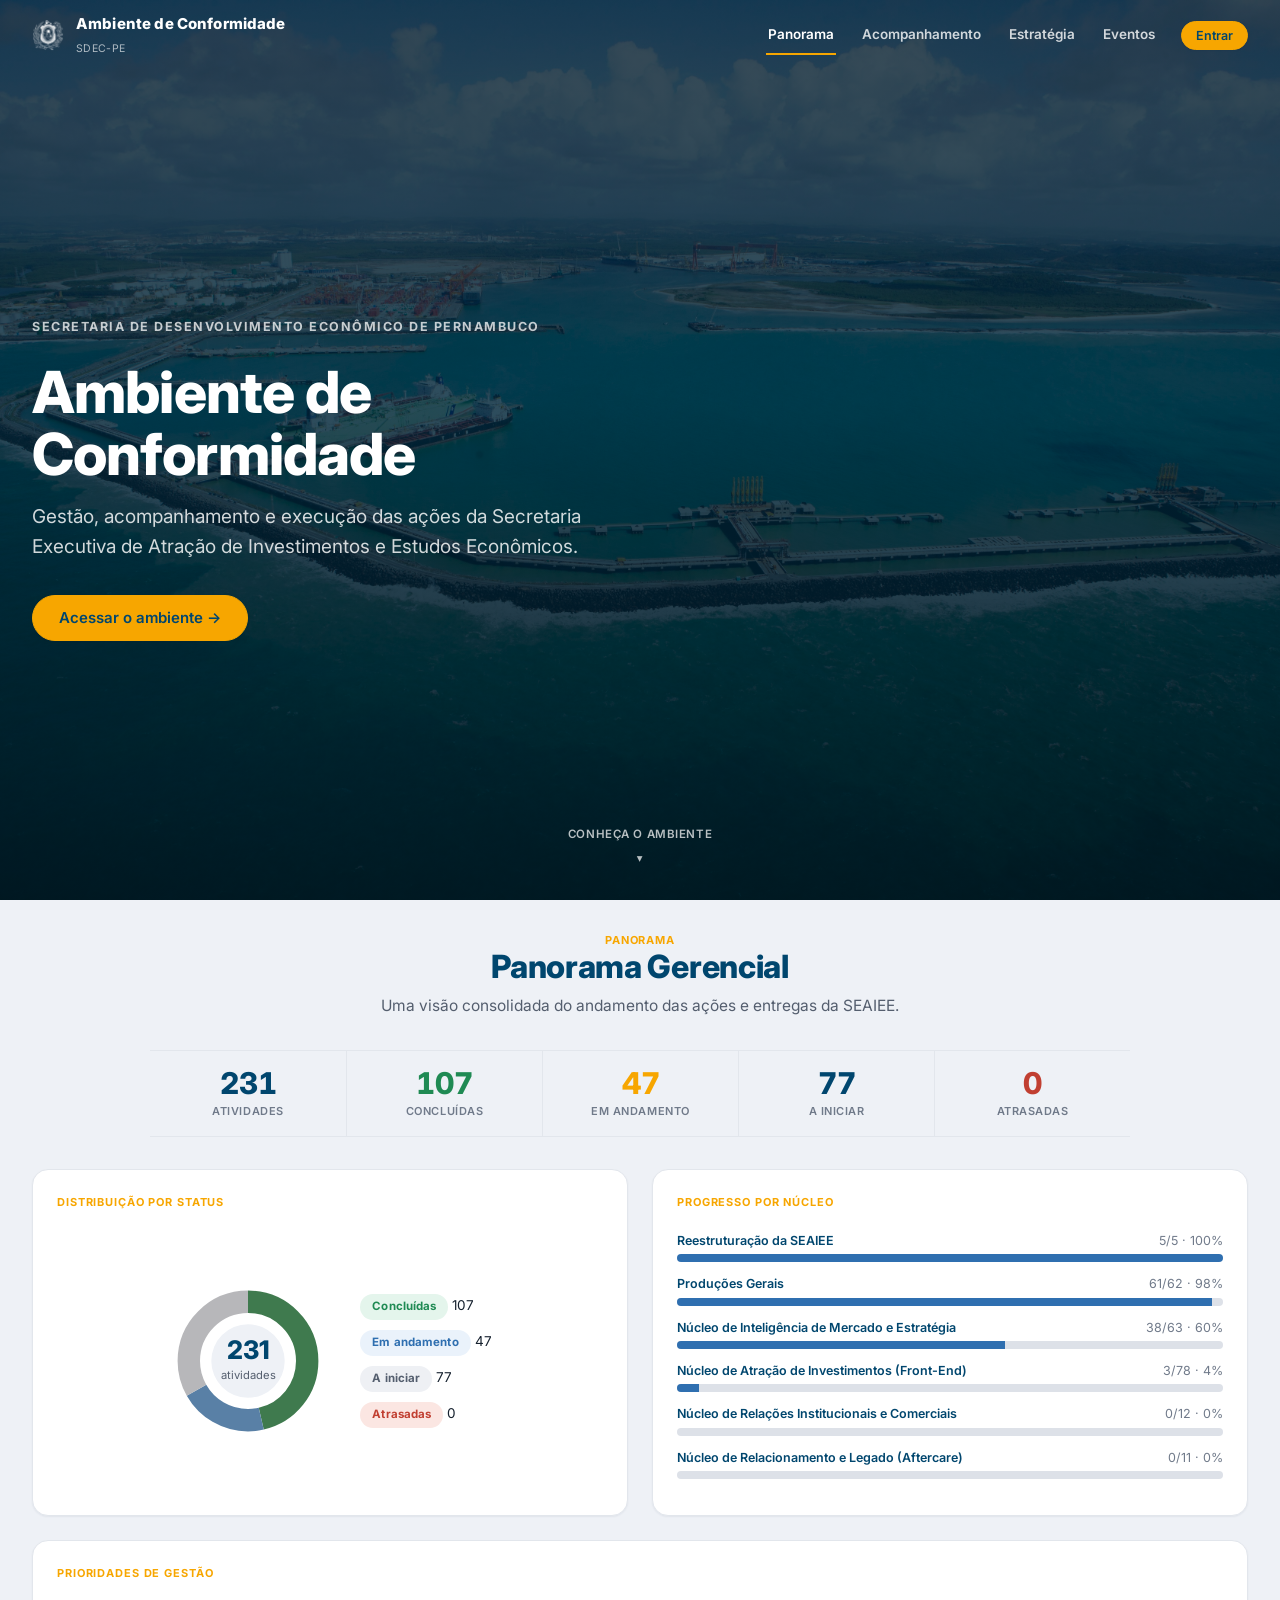
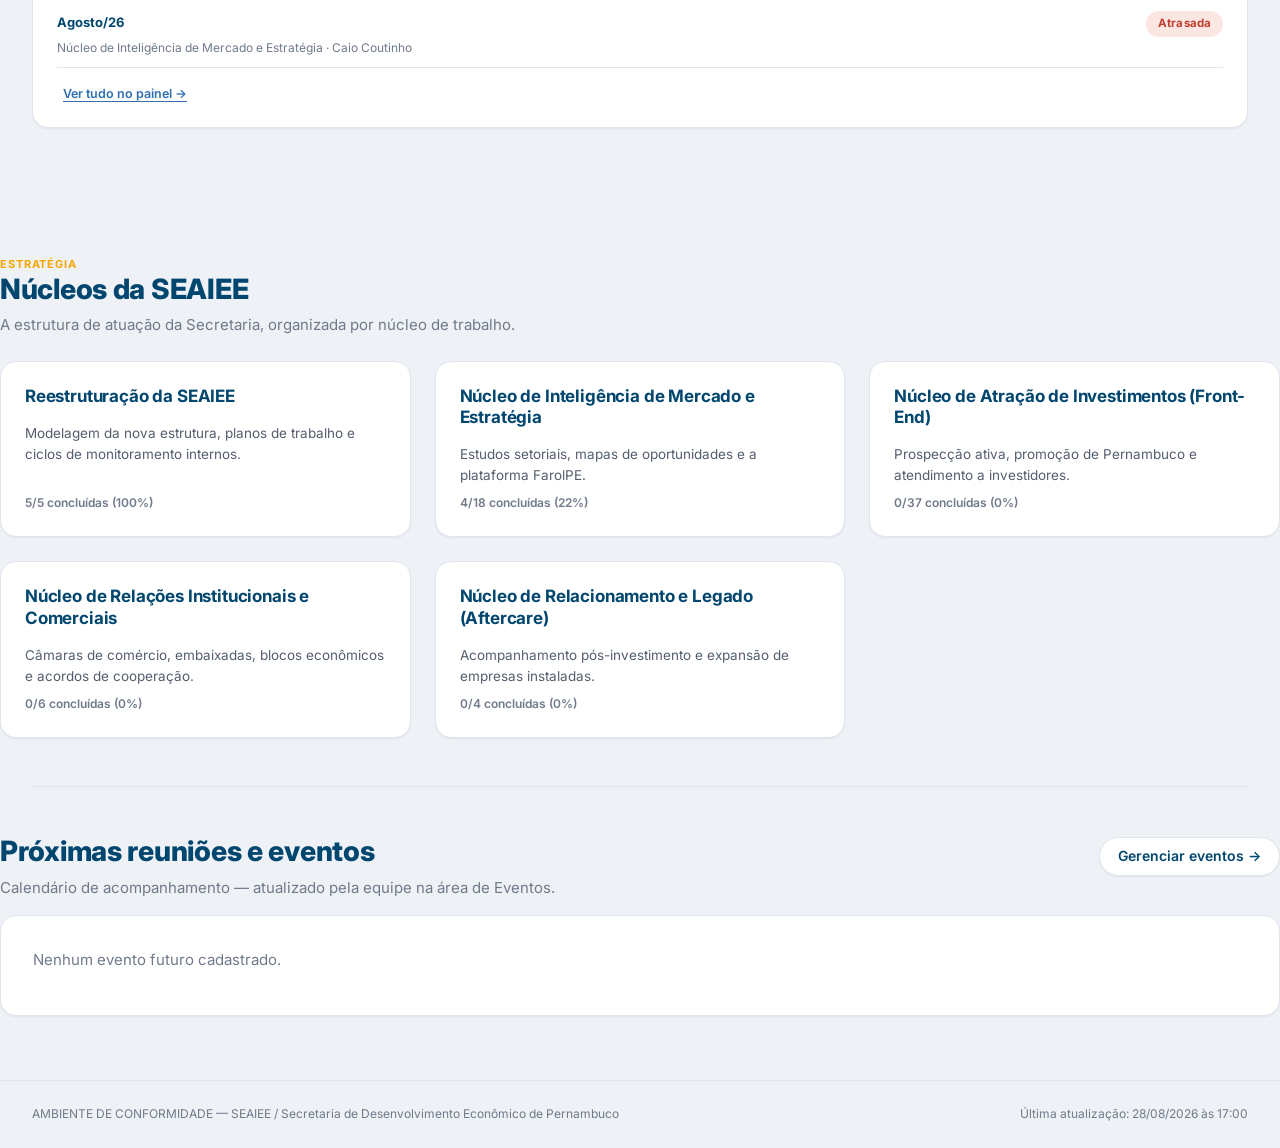
<file: index.html>
<!DOCTYPE html>
<html lang="pt-BR">
<head>
<meta charset="UTF-8">
<meta name="viewport" content="width=device-width, initial-scale=1.0">
<title>Ambiente de Conformidade — SEAIEE / SDEC-PE</title>
<link rel="stylesheet" href="assets/styles.css?v=4">
</head>
<body>

<header class="nav" id="site-nav"></header>

<section class="hero-cover" id="heroCover">
  <img class="hero-bg" src="assets/suape.jpg" alt="" onerror="this.style.display='none';document.getElementById('heroCover').classList.add('no-image');">
  <div class="hero-scrim"></div>
  <div class="hero-cover-content">
    <span class="hero-eyebrow hero-anim d1">Secretaria de Desenvolvimento Econômico de Pernambuco</span>
    <h1 class="hero-anim d2"><span>Ambiente de Conformidade</span></h1>
    <p class="lede hero-anim d3">Gestão, acompanhamento e execução das ações da Secretaria Executiva de Atração de Investimentos e Estudos Econômicos.</p>
    <div class="hero-anim d4">
      <a href="painel.html" class="btn hero-cta">Acessar o ambiente →</a>
    </div>
  </div>
  <a href="#panorama" class="scroll-cue">Conheça o ambiente<span class="chev">▾</span></a>
</section>

<section class="panorama-section" id="panorama" style="scroll-margin-top:70px;">
  <div class="wrap">
    <div class="panorama-head reveal">
      <div class="card-kicker">Panorama</div>
      <h2>Panorama Gerencial</h2>
      <p>Uma visão consolidada do andamento das ações e entregas da SEAIEE.</p>
    </div>

    <div class="stat-strip reveal" id="statStrip"></div>

    <div class="panorama-grid">
      <div class="card panorama-panel reveal">
        <div class="card-kicker">Distribuição por status</div>
        <div id="donutWrap" style="flex:1;display:flex;align-items:center;justify-content:center;gap:var(--space-8);flex-wrap:wrap;min-height:170px;"></div>
      </div>
      <div class="card panorama-panel reveal">
        <div class="card-kicker">Progresso por núcleo</div>
        <div id="nucleoBars"></div>
      </div>
      <div class="card panorama-panel panorama-panel-wide reveal">
        <div class="card-kicker">Prioridades de gestão</div>
        <div id="prioridadesList"></div>
        <a href="painel.html" class="btn-ghost" style="font-size:12.5px;font-weight:600;margin-top:var(--space-2);display:inline-block;">Ver tudo no painel →</a>
      </div>
    </div>
  </div>
</section>

<section class="wrap" id="nucleos" style="padding:var(--space-8) 0;scroll-margin-top:70px;">
  <div class="reveal">
    <div class="card-kicker">Estratégia</div>
    <h2 style="margin-bottom:var(--space-2);">Núcleos da SEAIEE</h2>
    <p class="text-muted" style="margin-bottom:var(--space-6);max-width:640px;">A estrutura de atuação da Secretaria, organizada por núcleo de trabalho.</p>
  </div>
  <div id="nucleoCards" class="grid3 reveal" style="gap:var(--space-6);"></div>
</section>

<div class="wrap"><hr class="hr"></div>

<section class="wrap" id="agenda" style="padding:var(--space-8) 0;">
  <div class="reveal" style="display:flex;justify-content:space-between;align-items:baseline;margin-bottom:var(--space-4);flex-wrap:wrap;gap:var(--space-3);">
    <div>
      <h2 style="">Próximas reuniões e eventos</h2>
      <p class="text-muted" style="margin:0;">Calendário de acompanhamento — atualizado pela equipe na área de Eventos.</p>
    </div>
    <a href="eventos.html" class="btn btn-secondary">Gerenciar eventos →</a>
  </div>
  <div class="card reveal" style="padding:var(--space-4);">
    <div id="agendaList"></div>
  </div>
</section>

<footer class="site-foot" id="site-foot"></footer>
<div class="toast" id="toast"></div>

<script src="assets/data.js?v=4"></script>
<script src="assets/data-producao.js?v=4"></script>
<script src="assets/common.js?v=4"></script>
<script>
renderNav('panorama', {overlay:true});
renderFooter();

function renderStatStrip(){
  var rows = collectAllRows();
  var k = computeKpis(rows);
  var stats = [
    [k.total, 'Atividades', ''],
    [k.done, 'Concluídas', 'good'],
    [k.progress, 'Em andamento', 'warn'],
    [k.todo, 'A iniciar', ''],
    [k.late, 'Atrasadas', 'bad']
  ];
  document.getElementById('statStrip').innerHTML = stats.map(function(s){
    return '<div class="stat '+s[2]+'"><div class="n">'+s[0]+'</div><div class="l">'+esc(s[1])+'</div></div>';
  }).join('');
}

function renderStatusDonut(){
  var rows = collectAllRows();
  var k = computeKpis(rows);
  document.getElementById('donutWrap').innerHTML = donutSvg(k, 160)
    + '<div style="display:flex;flex-direction:column;gap:10px;font-size:13.5px;">'
    + '<div><span class="tag tag-good">Concluídas</span> '+k.done+'</div>'
    + '<div><span class="tag tag-accent">Em andamento</span> '+k.progress+'</div>'
    + '<div><span class="tag tag-neutral">A iniciar</span> '+k.todo+'</div>'
    + '<div><span class="tag tag-bad">Atrasadas</span> '+k.late+'</div>'
    + '</div>';
}

function renderNucleoBars(){
  var stats = computeByNucleo('interno').concat(computeByNucleo('producao'));
  var byName = {};
  stats.forEach(function(s){
    if(!byName[s.nome]) byName[s.nome] = {nome:s.nome, total:0, done:0};
    byName[s.nome].total += s.total; byName[s.nome].done += s.done;
  });
  var merged = Object.keys(byName).map(function(k2){ var o=byName[k2]; o.pct = o.total?Math.round(o.done/o.total*100):0; return o; })
    .sort(function(a,b){ return b.pct-a.pct; });
  document.getElementById('nucleoBars').innerHTML = merged.map(function(n){
    return '<div style="margin-bottom:12px;">'
      + '<div style="display:flex;justify-content:space-between;gap:8px;font-size:12.5px;margin-bottom:4px;">'
      +   '<span style="color:var(--color-navy);font-weight:600;white-space:nowrap;overflow:hidden;text-overflow:ellipsis;" title="'+esc(n.nome)+'">'+esc(n.nome)+'</span>'
      +   '<span style="color:var(--color-neutral-600);flex:none;">'+n.done+'/'+n.total+' · '+n.pct+'%</span>'
      + '</div>'
      + '<div style="background:var(--color-neutral-300);height:8px;border-radius:4px;overflow:hidden;"><div class="bar-fill" data-target="'+n.pct+'"></div></div>'
      + '</div>';
  }).join('');
}

function renderPrioridades(){
  var rows = collectAllRows();
  var list = computeAttentionList(rows).slice(0,5);
  var el = document.getElementById('prioridadesList');
  if(list.length===0){ el.innerHTML = '<p class="text-muted" style="margin:0;">Nenhum item em atraso no momento.</p>'; return; }
  el.innerHTML = list.map(function(a){
    return '<div style="padding:9px 0;border-bottom:1px solid var(--color-divider);">'
      + '<div style="display:flex;justify-content:space-between;gap:8px;align-items:baseline;">'
      +   '<strong style="font-size:13px;color:var(--color-navy);">'+esc(a.r.f.nome)+'</strong>'
      +   '<span class="tag tag-bad" style="flex:none;">Atrasada</span>'
      + '</div>'
      + '<div style="font-size:12px;color:var(--color-neutral-600);margin-top:2px;">'+esc(a.r.nucleoNome)+' · '+esc(a.r.f.responsavel||'—')+'</div>'
      + '</div>';
  }).join('');
}

function renderNucleoCards(){
  var descs = {
    "Reestruturação da SEAIEE": "Modelagem da nova estrutura, planos de trabalho e ciclos de monitoramento internos.",
    "Núcleo de Inteligência de Mercado e Estratégia": "Estudos setoriais, mapas de oportunidades e a plataforma FarolPE.",
    "Núcleo de Atração de Investimentos (Front-End)": "Prospecção ativa, promoção de Pernambuco e atendimento a investidores.",
    "Núcleo de Relações Institucionais e Comerciais": "Câmaras de comércio, embaixadas, blocos econômicos e acordos de cooperação.",
    "Núcleo de Relacionamento e Legado (Aftercare)": "Acompanhamento pós-investimento e expansão de empresas instaladas.",
    "Núcleo de Suporte e Facilitação": "Facilitação de processos e apoio junto a órgãos públicos.",
    "Núcleo de Acompanhamento de Programas e Projetos": "Pipeline de investimentos e acompanhamento de projetos em curso."
  };
  var stats = computeByNucleo('interno');
  document.getElementById('nucleoCards').innerHTML = stats.map(function(n){
    return '<div class="card" style="padding:var(--space-6);">'
      + '<h3 class="card-title" style="font-size:17px;">'+esc(n.nome)+'</h3>'
      + '<p class="card-body">'+esc(descs[n.nome]||'')+'</p>'
      + '<div class="card-meta">'+n.done+'/'+n.total+' concluídas ('+n.pct+'%)</div>'
      + '</div>';
  }).join('');
}

function renderAgenda(list){
  var hoje = new Date(); hoje.setHours(0,0,0,0);
  var meetings = list.filter(function(m){ var d=parseISODate(m.data); return d && d >= hoje; })
    .sort(function(a,b){ return parseISODate(a.data)-parseISODate(b.data); }).slice(0,8);
  var el = document.getElementById('agendaList');
  if(meetings.length===0){ el.innerHTML = '<p class="text-muted" style="padding:var(--space-4);">Nenhum evento futuro cadastrado.</p>'; return; }
  el.innerHTML = meetings.map(function(m){
    var d = parseISODate(m.data);
    return '<div class="agenda-item">'
      + '<div class="agenda-date"><div class="d">'+d.getDate()+'</div><div class="m">'+MONTHS_SHORT[d.getMonth()]+'</div></div>'
      + '<div><div class="agenda-title">'+esc(m.titulo)+'</div><div class="agenda-meta">'+esc(m.hora||'')+' · '+esc(m.local||'')+' · '+esc(m.nucleo||'')+'</div></div>'
      + '<span class="tag '+(m.status==='CONCLUÍDA'?'tag-good':m.status==='CANCELADA'?'tag-neutral':'tag-accent')+'">'+esc(m.status)+'</span>'
      + '</div>';
  }).join('');
}

function animateBars(container){
  Array.prototype.forEach.call(container.querySelectorAll('.bar-fill[data-target]'), function(el){
    var t = el.getAttribute('data-target');
    requestAnimationFrame(function(){ requestAnimationFrame(function(){ el.style.width = t+'%'; }); });
  });
}

function setupReveal(){
  var targets = document.querySelectorAll('.reveal');
  var panorama = document.getElementById('panorama');
  var barsAnimated = false;
  function maybeAnimateBars(el){
    if(barsAnimated) return;
    if(panorama.contains(el)){ barsAnimated = true; animateBars(panorama); }
  }
  if(!('IntersectionObserver' in window)){
    Array.prototype.forEach.call(targets, function(t){ t.classList.add('in-view'); });
    animateBars(panorama);
    return;
  }
  var io = new IntersectionObserver(function(entries){
    entries.forEach(function(entry){
      if(!entry.isIntersecting) return;
      entry.target.classList.add('in-view');
      maybeAnimateBars(entry.target);
      io.unobserve(entry.target);
    });
  }, {threshold:0.15});
  Array.prototype.forEach.call(targets, function(t){ io.observe(t); });
}

initData(function(){
  renderStatStrip();
  renderStatusDonut();
  renderNucleoBars();
  renderPrioridades();
  renderNucleoCards();
  setupReveal();
});
fetchMeetings(renderAgenda);
</script>
</body>
</html>
</file>
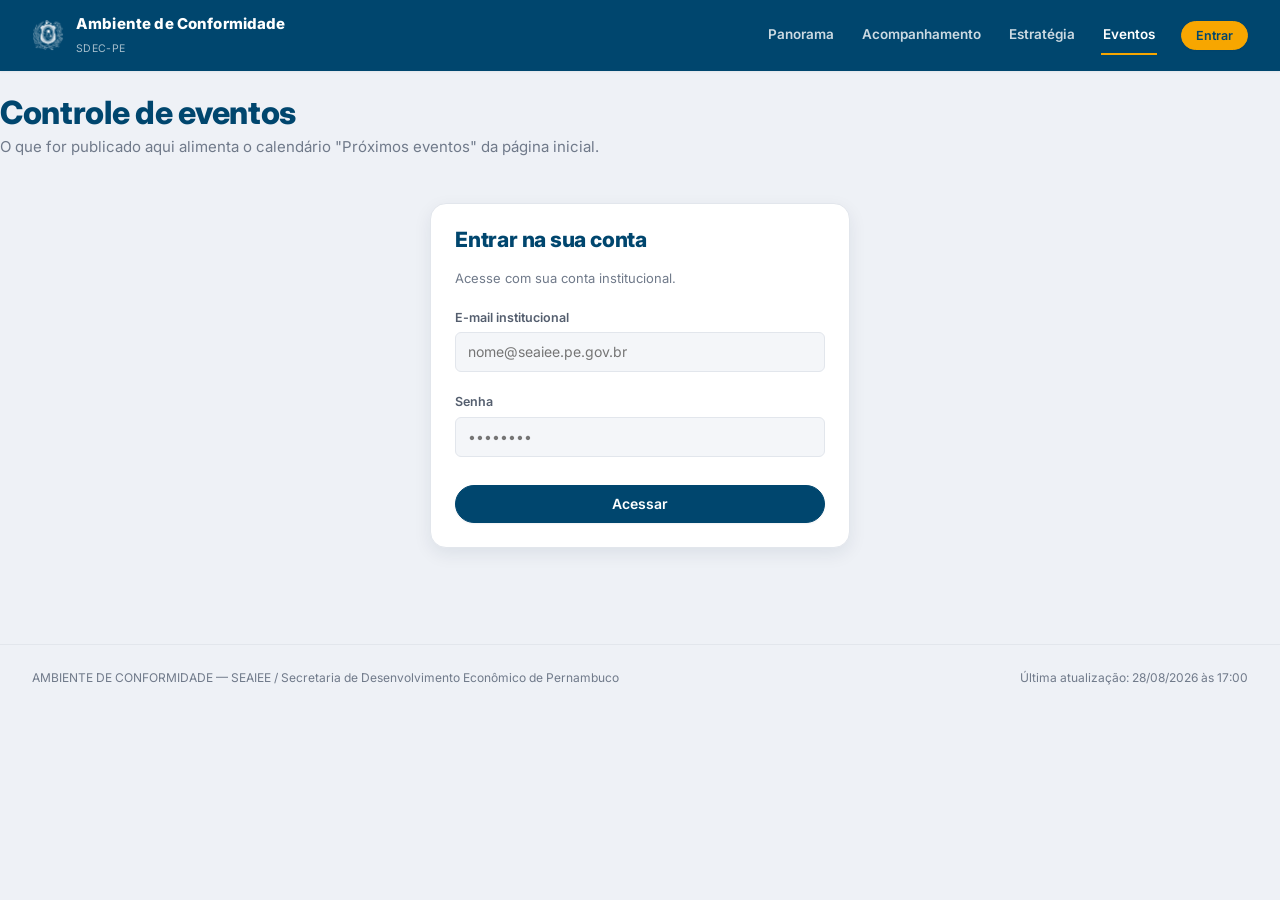
<file: eventos.html>
<!DOCTYPE html>
<html lang="pt-BR">
<head>
<meta charset="UTF-8">
<meta name="viewport" content="width=device-width, initial-scale=1.0">
<title>Eventos — Ambiente de Conformidade</title>
<link rel="stylesheet" href="assets/styles.css?v=4">
</head>
<body>

<header class="nav" id="site-nav"></header>

<main class="wrap" style="padding:var(--space-6) 0 var(--space-8);">
  <div style="display:flex;justify-content:space-between;align-items:flex-start;flex-wrap:wrap;gap:var(--space-4);">
    <div>
      <h1 style="font-size:32px;margin-bottom:4px;">Controle de eventos</h1>
      <p class="text-muted">O que for publicado aqui alimenta o calendário "Próximos eventos" da página inicial.</p>
    </div>
    <div id="publishArea"></div>
  </div>

  <div id="draftBanner"></div>
  <div id="gate"></div>
  <div id="content" class="hidden"></div>
</main>

<footer class="site-foot" id="site-foot"></footer>
<div class="toast" id="toast"></div>

<script src="assets/data.js?v=4"></script>
<script src="assets/data-producao.js?v=4"></script>
<script src="assets/common.js?v=4"></script>
<script>
renderNav('eventos', {onLogin: function(){ location.reload(); }});
renderFooter();

var meetings = [];
var published = [];
var editingId = null;

function statusTag(s){ return s==='CONCLUÍDA'?'tag-good':s==='CANCELADA'?'tag-neutral':'tag-accent'; }

function renderContent(){
  var sorted = meetings.slice().sort(function(a,b){ return (a.data||'').localeCompare(b.data||''); });
  var html = '<div style="display:flex;justify-content:space-between;align-items:center;margin:var(--space-6) 0 var(--space-4);flex-wrap:wrap;gap:8px;">'
    + '<h2 style="margin:0;">Eventos cadastrados</h2>'
    + '<div style="display:flex;gap:8px;"><button class="btn btn-primary" id="btnNew">➕ Novo evento</button></div>'
    + '</div>';

  html += '<div id="formArea"></div>';

  html += '<div class="table-scroll"><table class="table"><thead><tr><th>Data</th><th>Hora</th><th>Título</th><th>Núcleo</th><th>Local</th><th>Participantes</th><th>Status</th><th>Observação</th><th></th></tr></thead><tbody>';
  sorted.forEach(function(m){
    html += '<tr><td>'+esc(m.data)+'</td><td>'+esc(m.hora)+'</td><td>'+esc(m.titulo)+'</td><td>'+esc(m.nucleo)+'</td><td>'+esc(m.local)+'</td><td>'+esc(m.participantes)+'</td>'
      + '<td><span class="tag '+statusTag(m.status)+'">'+esc(m.status)+'</span></td>'
      + '<td style="max-width:260px;white-space:normal;">'+esc(m.obs||'—')+'</td>'
      + '<td><button class="iconbtn" data-edit="'+esc(m.id)+'">✎</button><button class="iconbtn del" data-del="'+esc(m.id)+'">🗑</button></td></tr>';
  });
  if(sorted.length===0) html += '<tr><td colspan="9" class="text-muted" style="text-align:center;padding:var(--space-6);">Nenhum evento cadastrado.</td></tr>';
  html += '</tbody></table></div>';

  document.getElementById('content').innerHTML = html;
  document.getElementById('btnNew').onclick = function(){ editingId=null; renderForm(); };
  Array.prototype.forEach.call(document.querySelectorAll('[data-edit]'), function(b){ b.onclick=function(){ editingId=b.getAttribute('data-edit'); renderForm(); }; });
  Array.prototype.forEach.call(document.querySelectorAll('[data-del]'), function(b){ b.onclick=function(){
    if(confirm('Remover este evento?')){ meetings = meetings.filter(function(m){return m.id!==b.getAttribute('data-del');}); saveMeetingsDraft(meetings); renderContent(); showToast('Removido (rascunho local — clique em Publicar para valer para todos).'); }
  }; });
}

function renderForm(){
  var m = editingId ? meetings.filter(function(x){return x.id===editingId;})[0] : {id:uid(),titulo:'',data:'',hora:'',nucleo:'',local:'',participantes:'',status:'AGENDADA',obs:''};
  var nucleos = DATA.interno.nucleos.map(function(n){return n.nome;});
  var el = document.getElementById('formArea');
  el.innerHTML = '<div class="card" style="padding:var(--space-4);margin-bottom:var(--space-6);">'
    + '<div class="card-kicker">'+(editingId?'Editar evento':'Novo evento')+'</div>'
    + '<div class="form-grid-title" style="gap:var(--space-3);margin-top:var(--space-3);">'
    + '<div class="field"><label>Título</label><input class="input" id="fTitulo" value="'+esc(m.titulo)+'"></div>'
    + '<div class="field"><label>Data</label><input class="input" id="fData" type="date" value="'+esc(m.data)+'"></div>'
    + '<div class="field"><label>Hora</label><input class="input" id="fHora" type="time" value="'+esc(m.hora)+'"></div>'
    + '<div class="field"><label>Núcleo</label><select class="input" id="fNucleo"><option value="">—</option>'+nucleos.map(function(n){return '<option '+(n===m.nucleo?'selected':'')+'>'+esc(n)+'</option>';}).join('')+'</select></div>'
    + '<div class="field"><label>Local / link</label><input class="input" id="fLocal" value="'+esc(m.local)+'"></div>'
    + '<div class="field"><label>Status</label><select class="input" id="fStatus"><option '+(m.status==='AGENDADA'?'selected':'')+'>AGENDADA</option><option '+(m.status==='CONCLUÍDA'?'selected':'')+'>CONCLUÍDA</option><option '+(m.status==='CANCELADA'?'selected':'')+'>CANCELADA</option></select></div>'
    + '<div class="field" style="grid-column:1/3;"><label>Participantes</label><input class="input" id="fPart" value="'+esc(m.participantes)+'"></div>'
    + '<div class="field" style="grid-column:1/4;"><label>Observação</label><textarea class="input" id="fObs">'+esc(m.obs)+'</textarea></div>'
    + '</div>'
    + '<div style="display:flex;gap:8px;margin-top:var(--space-3);"><button class="btn btn-primary" id="fSave">Salvar</button><button class="btn btn-secondary" id="fCancel">Cancelar</button></div>'
    + '</div>';
  document.getElementById('fCancel').onclick = function(){ editingId=null; el.innerHTML=''; };
  document.getElementById('fSave').onclick = function(){
    m.titulo = document.getElementById('fTitulo').value.trim();
    m.data = document.getElementById('fData').value;
    m.hora = document.getElementById('fHora').value;
    m.nucleo = document.getElementById('fNucleo').value;
    m.local = document.getElementById('fLocal').value.trim();
    m.status = document.getElementById('fStatus').value;
    m.participantes = document.getElementById('fPart').value.trim();
    m.obs = document.getElementById('fObs').value.trim();
    if(!m.titulo || !m.data){ alert('Preencha ao menos título e data.'); return; }
    if(editingId){ meetings = meetings.map(function(x){ return x.id===editingId ? m : x; }); }
    else { meetings.push(m); }
    saveMeetingsDraft(meetings); editingId=null; renderContent(); showToast('Salvo como rascunho neste navegador. Clique em "Publicar" para valer para todos.');
  };
}

function renderPublishArea(){
  var authed = isAuthed();
  var el = document.getElementById('publishArea');
  if(!authed){ el.innerHTML=''; return; }
  el.innerHTML = '<button class="btn btn-primary" id="btnPublish">💾 Publicar alterações</button>';
  bindPublishButton('btnPublish', function(){
    return publishJSON('data/eventos.json', meetings, 'Atualiza eventos via Ambiente de Conformidade', {
      baseline: published,
      merge: mergeById,
      onConflict: function(remote, merged){
        meetings = merged;
        showToast('Outro admin publicou eventos novos enquanto você editava — eles foram combinados com sua edição.');
      }
    });
  }, function(){
    published = JSON.parse(JSON.stringify(meetings));
    localStorage.removeItem(MEETINGS_KEY);
    document.getElementById('draftBanner').innerHTML = '';
    renderContent();
  });
}

lockGate('gate', function(){
  document.getElementById('content').classList.remove('hidden');
  initData(function(){
    fetchMeetings(function(list){
      published = list;
      meetings = JSON.parse(JSON.stringify(published));
      renderContent();
      renderPublishArea();
      renderDraftBanner('draftBanner', MEETINGS_KEY, published, function(d){ meetings = d; renderContent(); }, function(){ meetings = JSON.parse(JSON.stringify(published)); renderContent(); });
    });
  });
});
</script>
</body>
</html>
</file>
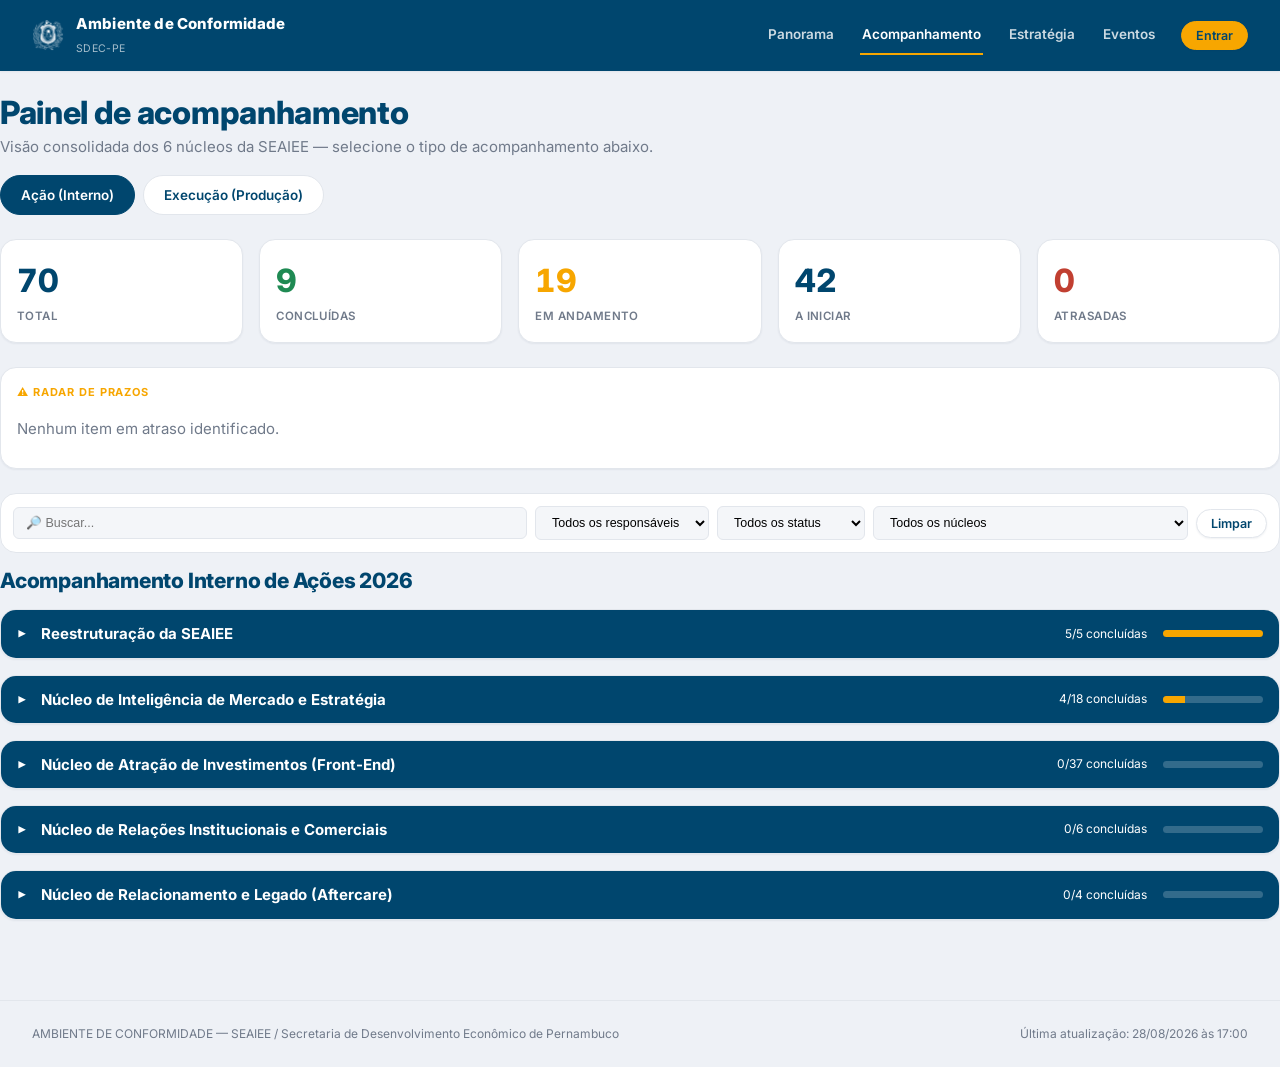
<file: painel.html>
<!DOCTYPE html>
<html lang="pt-BR">
<head>
<meta charset="UTF-8">
<meta name="viewport" content="width=device-width, initial-scale=1.0">
<title>Painel — Ambiente de Conformidade</title>
<link rel="stylesheet" href="assets/styles.css?v=4">
</head>
<body>

<header class="nav" id="site-nav"></header>

<main class="wrap" style="padding:var(--space-6) 0 var(--space-8);">
  <div style="display:flex;justify-content:space-between;align-items:flex-start;flex-wrap:wrap;gap:var(--space-4);margin-bottom:var(--space-4);">
    <div>
      <h1 style="font-size:32px;margin-bottom:4px;">Painel de acompanhamento</h1>
      <p class="text-muted" style="margin:0;">Visão consolidada dos 6 núcleos da SEAIEE — selecione o tipo de acompanhamento abaixo.</p>
    </div>
    <div id="toolbarArea" style="display:flex;gap:8px;flex-wrap:wrap;align-items:center;"></div>
  </div>

  <div id="draftBanner"></div>

  <div style="display:flex;justify-content:space-between;align-items:center;flex-wrap:wrap;gap:var(--space-4);margin-bottom:var(--space-6);">
    <div class="seg" id="viewSeg">
      <label class="seg-opt"><input type="radio" name="view" value="acao" checked> Ação (Interno)</label>
      <label class="seg-opt"><input type="radio" name="view" value="execucao"> Execução (Produção)</label>
    </div>
    <div id="editToggleArea"></div>
  </div>

  <div id="dashArea"></div>
  <div id="filtersArea"></div>
  <div id="sheetContent"></div>
</main>

<footer class="site-foot" id="site-foot"></footer>
<div class="toast" id="toast"></div>

<script src="assets/data.js?v=4"></script>
<script src="assets/data-producao.js?v=4"></script>
<script src="assets/common.js?v=4"></script>
<script>
renderNav('painel', {onLogin: function(){ renderAll(); }});
renderFooter();

var UI = { sheetKey:'interno', editMode:false, filters:{text:'',responsavel:'',status:'',nucleo:''} };

function renderToolbar(){
  var el = document.getElementById('toolbarArea');
  var authed = isAuthed();
  var buttons = '';
  if(authed){
    buttons += '<button class="btn btn-primary" id="btnPublish">💾 Publicar alterações</button>';
    buttons += '<button class="btn small btn-danger" id="btnReset">↺ Descartar rascunho</button>';
  }
  el.innerHTML = buttons;
  var rb = document.getElementById('btnReset'); if(rb) rb.onclick = resetData;
  bindPublishButton('btnPublish', function(){
    return Promise.all([
      publishJSON('data/interno.json', DATA.interno, 'Atualiza Acompanhamento Interno via Ambiente de Conformidade', {baseline: PUBLISHED.interno}),
      publishJSON('data/producao.json', DATA.producao, 'Atualiza Acompanhamento de Produção via Ambiente de Conformidade', {baseline: PUBLISHED.producao})
    ]);
  }, function(){
    PUBLISHED = JSON.parse(JSON.stringify(DATA));
    localStorage.removeItem(STORAGE_KEY);
    document.getElementById('draftBanner').innerHTML = '';
  });

  var editEl = document.getElementById('editToggleArea');
  if(authed){
    editEl.innerHTML = '<div class="badge-toggle" style="display:flex;align-items:center;gap:6px;font-size:12.5px;">'
      + '<div class="switch '+(UI.editMode?'on':'')+'" id="editSwitch"></div><span>Modo de edição</span></div>';
    document.getElementById('editSwitch').onclick = function(){ UI.editMode=!UI.editMode; renderAll(); };
  } else {
    UI.editMode = false;
    editEl.innerHTML = '';
  }
}

/* ---- dashboard ---- */
function renderDash(){
  var rows = collectRows(UI.sheetKey);
  var k = computeKpis(rows);
  var stats = computeByNucleo(UI.sheetKey);
  var html = '<div class="kpi-row">'
    + '<div class="kpi"><div class="n">'+k.total+'</div><div class="l">Total</div></div>'
    + '<div class="kpi good"><div class="n">'+k.done+'</div><div class="l">Concluídas</div></div>'
    + '<div class="kpi warn"><div class="n">'+k.progress+'</div><div class="l">Em andamento</div></div>'
    + '<div class="kpi"><div class="n">'+k.todo+'</div><div class="l">A iniciar</div></div>'
    + '<div class="kpi bad"><div class="n">'+k.late+'</div><div class="l">Atrasadas</div></div>'
    + '</div>';
  var attention = computeAttentionList(rows).slice(0,10);
  html += '<div class="card" style="padding:var(--space-4);margin-bottom:var(--space-6);">'
    + '<div class="card-kicker">⚠ Radar de prazos</div>';
  if(attention.length===0){ html += '<p class="text-muted" style="margin-top:8px;">Nenhum item em atraso identificado.</p>'; }
  else {
    html += '<div class="table-scroll" style="margin-top:8px;"><table class="table"><thead><tr><th>Núcleo</th><th>Atividade</th><th>Responsável</th><th>Prazo previsto</th><th>Motivo</th></tr></thead><tbody>'
      + attention.map(function(a){ return '<tr><td>'+esc(a.r.nucleoNome)+'</td><td>'+esc(a.r.f.nome)+'</td><td>'+esc(a.r.f.responsavel)+'</td><td>'+esc(a.r.f.ppFim)+'</td><td>'+esc(a.motivo)+'</td></tr>'; }).join('')
      + '</tbody></table></div>';
  }
  html += '</div>';
  document.getElementById('dashArea').innerHTML = html;
}

/* ---- filters ---- */
function renderFilters(){
  var rows = collectRows(UI.sheetKey);
  var respSet={}; rows.forEach(function(r){ String(r.f.responsavel||"").split(/[\/,;]/).forEach(function(p){p=p.trim(); if(p&&p!=='-'&&p!=='...'&&p!=='?') respSet[p]=true;}); });
  var resps = Object.keys(respSet).sort(function(a,b){return a.localeCompare(b,'pt-BR');});
  var nucleos = DATA[UI.sheetKey].nucleos.map(function(n){return n.nome||'(sem nome)';});
  document.getElementById('filtersArea').innerHTML = '<div class="filters">'
    + '<input type="text" id="fltText" placeholder="🔎 Buscar..." value="'+esc(UI.filters.text)+'">'
    + '<select id="fltResp"><option value="">Todos os responsáveis</option>'+resps.map(function(r){return '<option '+(UI.filters.responsavel===r?'selected':'')+'>'+esc(r)+'</option>';}).join('')+'</select>'
    + '<select id="fltStatus"><option value="">Todos os status</option>'+STATUS_OPTS.map(function(s){return '<option '+(UI.filters.status===s?'selected':'')+'>'+esc(s)+'</option>';}).join('')+'</select>'
    + '<select id="fltNucleo"><option value="">Todos os núcleos</option>'+nucleos.map(function(n){return '<option '+(UI.filters.nucleo===n?'selected':'')+'>'+esc(n)+'</option>';}).join('')+'</select>'
    + '<button class="btn small" id="fltClear">Limpar</button></div>';
  document.getElementById('fltText').oninput = function(e){ UI.filters.text=e.target.value; applyFilters(); };
  document.getElementById('fltResp').onchange = function(e){ UI.filters.responsavel=e.target.value; applyFilters(); };
  document.getElementById('fltStatus').onchange = function(e){ UI.filters.status=e.target.value; applyFilters(); };
  document.getElementById('fltNucleo').onchange = function(e){ UI.filters.nucleo=e.target.value; applyFilters(); };
  document.getElementById('fltClear').onclick = function(){ UI.filters={text:'',responsavel:'',status:'',nucleo:''}; renderAll(); };
}
function rowMatches(f, nucleoNome){
  var F=UI.filters;
  if(F.nucleo && nucleoNome!==F.nucleo) return false;
  if(F.status && (f.status||'')!==F.status) return false;
  if(F.responsavel){ var parts=String(f.responsavel||"").split(/[\/,;]/).map(function(p){return p.trim();}); if(parts.indexOf(F.responsavel)<0) return false; }
  if(F.text){ var hay=(f.nome+' '+f.indicador+' '+f.obs+' '+f.responsavel).toLowerCase(); if(hay.indexOf(F.text.toLowerCase())<0) return false; }
  return true;
}
function applyFilters(){
  var root = document.getElementById('sheetContent');
  Array.prototype.forEach.call(root.querySelectorAll('tr[data-row]'), function(tr){
    var f = {nome:tr.getAttribute('data-f-nome')||'', indicador:tr.getAttribute('data-f-indicador')||'', obs:tr.getAttribute('data-f-obs')||'', responsavel:tr.getAttribute('data-f-resp')||'', status:tr.getAttribute('data-f-status')||''};
    tr.style.display = rowMatches(f, tr.getAttribute('data-nucleo-nome')) ? '' : 'none';
  });
}

/* ---- field render ---- */
function fieldInput(path, field, value){
  if(!UI.editMode){
    if(field==='status') return '<span class="tag '+statusTagClass(value)+'">'+esc(value||'-')+'</span>';
    if(field==='statusPrazo') return '<span class="tag '+prazoTagClass(value)+'">'+esc(value||'-')+'</span>';
    if(field==='driveLink') return value ? '<a href="'+esc(value)+'" target="_blank" rel="noopener">📄 Drive</a>' : '<span class="text-muted">—</span>';
    return '<span>'+esc(value)+'</span>';
  }
  var dp = 'data-path="'+esc(path)+'" data-field="'+esc(field)+'"';
  if(field==='status') return '<select '+dp+'>'+STATUS_OPTS.map(function(o){return '<option '+(o===value?'selected':'')+'>'+esc(o)+'</option>';}).join('')+'</select>';
  if(field==='statusPrazo') return '<select '+dp+'>'+SPRAZO_OPTS.map(function(o){return '<option '+(o===value?'selected':'')+'>'+esc(o)+'</option>';}).join('')+'</select>';
  if(field==='driveLink') return '<input type="text" '+dp+' placeholder="https://drive.google.com/..." value="'+esc(value)+'">';
  return '<input type="text" '+dp+' value="'+esc(value)+'">';
}

var BASE_COLS = [['numero','52px'],['nome','230px'],['responsavel','130px'],['recursos','100px'],
  ['ppIni','88px'],['ppFim','88px'],['prIni','88px'],['prFim','88px'],['atraso','60px'],
  ['indicador','140px'],['qtd','48px'],['status','130px'],['statusPrazo','100px'],['obs','240px']];

function renderItemRow(ni,ai,ii,si,f,isSub,nucleoNome,cols){
  var path=[UI.sheetKey,ni,ai,ii,si].join('.');
  var dragType = isSub ? 'sub' : 'item';
  var handleTd = UI.editMode ? '<td style="width:24px;"><span class="drag-handle" data-drag-handle draggable="true" title="Arrastar para reordenar">⠿</span></td>' : '';
  var tds = cols.map(function(c){ return '<td style="min-width:'+c[1]+';">'+fieldInput(path,c[0],f[c[0]])+'</td>'; }).join('');
  var actions='';
  if(UI.editMode){
    if(!isSub) actions = '<button class="iconbtn" data-act="add-sub" data-path="'+esc(path)+'" title="Adicionar sub-item">➕</button><button class="iconbtn del" data-act="del-item" data-path="'+esc(path)+'" title="Remover">🗑</button>';
    else actions = '<button class="iconbtn del" data-act="del-sub" data-path="'+esc(path)+'" title="Remover">🗑</button>';
  }
  return '<tr data-row="1" data-drag-type="'+dragType+'" data-drag-path="'+esc(path)+'" class="'+(isSub?'sub-row':'')+'" data-nucleo-nome="'+esc(nucleoNome)+'" data-f-nome="'+esc(f.nome)+'" data-f-indicador="'+esc(f.indicador)+'" data-f-obs="'+esc(f.obs)+'" data-f-resp="'+esc(f.responsavel)+'" data-f-status="'+esc(f.status)+'">'
    + handleTd + tds + '<td>'+fieldInput(path,'driveLink',f.driveLink)+'</td><td>'+actions+'</td></tr>';
}

function renderAcaoBlock(ni,ai,ac,nucleoNome){
  var f = ac.fields; var path=[UI.sheetKey,ni,ai].join('.');
  var head = UI.editMode
    ? '<span class="drag-handle" data-drag-handle draggable="true" title="Arrastar para reordenar ação">⠿</span><span class="num">'+esc(f.numero||(ai+1))+'</span><input class="input" style="max-width:420px;font-weight:700;" data-path="'+esc(path)+'" data-field="nome" value="'+esc(f.nome)+'">'
      + '<button class="iconbtn del" data-act="del-acao" data-path="'+esc(path)+'">🗑 remover ação</button>'
    : '<span class="num">'+esc(f.numero||(ai+1))+'</span><span class="nm">'+esc(f.nome||'(sem título)')+'</span>';
  var metaParts=[];
  if(f.responsavel) metaParts.push('Responsável: '+esc(f.responsavel));
  if(f.recursos) metaParts.push('Recursos: '+esc(f.recursos));
  if(f.ppIni||f.ppFim) metaParts.push('Prazo: '+esc(f.ppIni||'—')+' a '+esc(f.ppFim||'—'));
  var meta = metaParts.length ? '<div class="acao-meta">'+metaParts.join(' &nbsp;·&nbsp; ')+'</div>' : '';

  var rowsHtml = ac.itens.map(function(it,ii){
    var r = renderItemRow(ni,ai,ii,-1,it.fields,false,nucleoNome,BASE_COLS);
    var subs = it.sub.map(function(su,si){ return renderItemRow(ni,ai,ii,si,su.fields,true,nucleoNome,BASE_COLS); }).join('');
    return r+subs;
  }).join('');

  var addItemBtn = UI.editMode ? '<div style="margin-top:8px;"><button class="btn small" data-act="add-item" data-path="'+esc(path)+'">➕ Adicionar item</button></div>' : '';

  var headerCells = (UI.editMode?'<th></th>':'') + BASE_COLS.map(function(c){ return '<th>'+labelFor(c[0])+'</th>'; }).join('') + '<th>Drive</th>' + (UI.editMode?'<th></th>':'');

  return '<div class="acao-block" data-drag-type="acao" data-drag-path="'+esc(path)+'"><div class="acao-head">'+head+'</div>'+meta
    + '<div class="table-scroll"><table class="table"><thead><tr>'+headerCells+'</tr></thead><tbody>'+rowsHtml+'</tbody></table></div>'
    + addItemBtn + '</div>';
}
function labelFor(k){
  var m={numero:'Nº',nome:'Ação / Atividade',responsavel:'Responsável',recursos:'Recursos',ppIni:'Prev. Início',ppFim:'Prev. Término',prIni:'Real Início',prFim:'Real Término',atraso:'Atraso',indicador:'Indicador',qtd:'Nº',status:'Status',statusPrazo:'Prazo'};
  return m[k]||k;
}

function renderNucleo(ni,nu){
  var total=0,done=0;
  nu.acoes.forEach(function(ac){ ac.itens.forEach(function(it){ total++; if((it.fields.status||'').toUpperCase().indexOf('CONCLU')>=0) done++; it.sub.forEach(function(su){ total++; if((su.fields.status||'').toUpperCase().indexOf('CONCLU')>=0) done++; }); }); });
  var pct = total?Math.round(done/total*100):0;
  var path=[UI.sheetKey,ni].join('.');
  var headInner = UI.editMode
    ? '<span class="drag-handle" data-drag-handle draggable="true" style="color:#fff;" title="Arrastar para reordenar núcleo">⠿</span><span class="chev">▾</span><input class="input" style="flex:1;font-weight:700;background:transparent;color:#fff;border-color:rgba(255,255,255,.4);" data-path="'+esc(path)+'" data-field="__nucleoNome" value="'+esc(nu.nome)+'">'
      + '<span style="font-size:12px;">'+done+'/'+total+'</span><div class="nucleo-progress"><div class="fill" style="width:'+pct+'%"></div></div>'
      + '<button class="iconbtn" style="color:#fff;" data-act="del-nucleo" data-path="'+esc(path)+'">🗑</button>'
    : '<span class="chev">▾</span><span class="title">'+esc(nu.nome||'(sem nome)')+'</span><span style="font-size:12px;">'+done+'/'+total+' concluídas</span><div class="nucleo-progress"><div class="fill" style="width:'+pct+'%"></div></div>';
  var acoesHtml = nu.acoes.map(function(ac,ai){ return renderAcaoBlock(ni,ai,ac,nu.nome); }).join('');
  var addAcaoBtn = UI.editMode ? '<div style="margin-top:8px;"><button class="btn small" data-act="add-acao" data-path="'+esc(path)+'">➕ Adicionar ação</button></div>' : '';
  return '<div class="nucleo" data-drag-type="nucleo" data-drag-path="'+esc(path)+'"><div class="nucleo-head '+(nu.collapsed?'collapsed':'')+'" data-act="toggle-nucleo" data-path="'+esc(path)+'">'+headInner+'</div>'
    + '<div class="nucleo-body" style="'+(nu.collapsed?'display:none;':'')+'">'+acoesHtml+addAcaoBtn+'</div></div>';
}

function renderSheet(){
  var sh = DATA[UI.sheetKey];
  var nucleosHtml = sh.nucleos.map(function(nu,ni){ return renderNucleo(ni,nu); }).join('');
  var addNucleoBtn = UI.editMode ? '<button class="btn btn-primary" data-act="add-nucleo" data-path="'+UI.sheetKey+'">➕ Adicionar novo núcleo</button>' : '';
  document.getElementById('sheetContent').innerHTML = '<h3 style="margin:0 0 var(--space-4);">'+esc(sh.title)+'</h3>'+nucleosHtml+addNucleoBtn;
}

/* ---- edit mutation handlers (delegated) ---- */
function getByPath(path){
  var parts=path.split('.'); var sheetKey=parts[0]; var ni=parseInt(parts[1],10);
  if(isNaN(ni)) return {sheetKey:sheetKey};
  var nu = DATA[sheetKey].nucleos[ni];
  if(parts.length===2) return {sheetKey:sheetKey,nucleo:nu,ni:ni};
  var ai=parseInt(parts[2],10); var ac=nu.acoes[ai];
  if(parts.length===3) return {sheetKey:sheetKey,nucleo:nu,ni:ni,acao:ac,ai:ai};
  var ii=parseInt(parts[3],10); var it=ac.itens[ii]; var si=parseInt(parts[4],10);
  if(si>=0){ return {sheetKey:sheetKey,nucleo:nu,ni:ni,acao:ac,ai:ai,item:it,ii:ii,sub:it.sub[si],si:si}; }
  return {sheetKey:sheetKey,nucleo:nu,ni:ni,acao:ac,ai:ai,item:it,ii:ii};
}
/* ---- drag & drop reordering (núcleos, ações, itens, sub-itens) ---- */
function moveInArray(arr, from, to, insertAfter){
  if(from<0||from>=arr.length) return;
  var el = arr.splice(from,1)[0];
  var adjustedTo = (from<to) ? to-1 : to;
  var idx = insertAfter ? adjustedTo+1 : adjustedTo;
  if(idx<0) idx=0; if(idx>arr.length) idx=arr.length;
  arr.splice(idx,0,el);
}
function reorderByType(type, fromPath, toPath, insertAfter){
  if(fromPath===toPath) return;
  var fp = fromPath.split('.'), tp = toPath.split('.');
  if(type==='nucleo'){
    if(fp[0]!==tp[0]) return;
    moveInArray(DATA[fp[0]].nucleos, parseInt(fp[1],10), parseInt(tp[1],10), insertAfter);
  } else if(type==='acao'){
    if(fp[0]!==tp[0]||fp[1]!==tp[1]) return;
    var ctx = getByPath(fromPath);
    moveInArray(ctx.nucleo.acoes, parseInt(fp[2],10), parseInt(tp[2],10), insertAfter);
  } else if(type==='item'){
    if(fp[0]!==tp[0]||fp[1]!==tp[1]||fp[2]!==tp[2]) return;
    var ctx2 = getByPath(fromPath);
    moveInArray(ctx2.acao.itens, parseInt(fp[3],10), parseInt(tp[3],10), insertAfter);
  } else if(type==='sub'){
    if(fp[0]!==tp[0]||fp[1]!==tp[1]||fp[2]!==tp[2]||fp[3]!==tp[3]) return;
    var ctx3 = getByPath(fromPath);
    moveInArray(ctx3.item.sub, parseInt(fp[4],10), parseInt(tp[4],10), insertAfter);
  }
}
function bindDragEvents(root){
  var dragInfo = null;
  function clearDragClasses(){
    Array.prototype.forEach.call(root.querySelectorAll('.dragging,.drag-over-before,.drag-over-after'), function(el){
      el.classList.remove('dragging','drag-over-before','drag-over-after');
    });
  }
  root.ondragstart = function(e){
    if(!UI.editMode) return;
    var handle = e.target.closest && e.target.closest('[data-drag-handle]');
    if(!handle) return;
    var container = handle.closest('[data-drag-type]');
    if(!container) return;
    dragInfo = { type: container.getAttribute('data-drag-type'), path: container.getAttribute('data-drag-path') };
    e.dataTransfer.effectAllowed = 'move';
    try{ e.dataTransfer.setData('text/plain', dragInfo.path); }catch(err){}
    container.classList.add('dragging');
  };
  root.ondragover = function(e){
    if(!dragInfo) return;
    var target = e.target.closest && e.target.closest('[data-drag-type="'+dragInfo.type+'"]');
    if(!target || target.getAttribute('data-drag-path')===dragInfo.path) return;
    e.preventDefault();
    e.dataTransfer.dropEffect = 'move';
    Array.prototype.forEach.call(root.querySelectorAll('.drag-over-before,.drag-over-after'), function(el){ el.classList.remove('drag-over-before','drag-over-after'); });
    var rect = target.getBoundingClientRect();
    var before = (e.clientY - rect.top) < rect.height/2;
    target.classList.add(before?'drag-over-before':'drag-over-after');
  };
  root.ondrop = function(e){
    if(!dragInfo) return;
    var target = e.target.closest && e.target.closest('[data-drag-type="'+dragInfo.type+'"]');
    e.preventDefault();
    if(target && target.getAttribute('data-drag-path')!==dragInfo.path){
      var rect = target.getBoundingClientRect();
      var insertAfter = (e.clientY - rect.top) >= rect.height/2;
      reorderByType(dragInfo.type, dragInfo.path, target.getAttribute('data-drag-path'), insertAfter);
      dragInfo = null; clearDragClasses();
      scheduleSave(); renderAll();
      return;
    }
    dragInfo = null; clearDragClasses();
  };
  root.ondragend = function(){ dragInfo = null; clearDragClasses(); };
}

function bindHandlers(){
  var root = document.getElementById('sheetContent');
  bindDragEvents(root);
  root.oninput = function(e){
    var t=e.target; var path=t.getAttribute('data-path'); var field=t.getAttribute('data-field');
    if(!path||!field) return;
    var ctx = getByPath(path);
    if(field==='__nucleoNome'){ ctx.nucleo.nome=t.value; }
    else if(ctx.sub){ ctx.sub.fields[field]=t.value; }
    else if(ctx.item){ ctx.item.fields[field]=t.value; }
    else if(ctx.acao){ ctx.acao.fields[field]=t.value; }
    scheduleSave();
  };
  root.onchange = function(e){ if(e.target.tagName==='SELECT'){ root.oninput(e); renderAll(); } };
  root.onclick = function(e){
    if(e.target.closest && e.target.closest('[data-drag-handle]')) return;
    var t=e.target; while(t && t!==root && !t.getAttribute('data-act')) t=t.parentElement;
    if(!t||t===root) return;
    var act=t.getAttribute('data-act'); var path=t.getAttribute('data-path');
    if(act==='toggle-nucleo'){ var c=getByPath(path); c.nucleo.collapsed=!c.nucleo.collapsed; renderAll(); return; }
    if(!UI.editMode) return;
    var blank = fieldsFromRow([]);
    if(act==='add-nucleo'){ DATA[path].nucleos.push({id:uid(),nome:"Novo Núcleo",responsavel:"",data:"",collapsed:false,acoes:[{id:uid(),fields:fieldsFromRow(["1","Nova Ação","","","","","","","","","","","",""]),itens:[{id:uid(),fields:fieldsFromRow(["1.1","Nova atividade","","","","","","","","","","A INICIAR","NO PRAZO",""]),sub:[]}]}]}); }
    else if(act==='add-acao'){ var c2=getByPath(path); c2.nucleo.acoes.push({id:uid(),fields:fieldsFromRow([String(c2.nucleo.acoes.length+1),"Nova Ação","","","","","","","","","","","",""]),itens:[{id:uid(),fields:fieldsFromRow(["1","Nova atividade","","","","","","","","","","A INICIAR","NO PRAZO",""]),sub:[]}]}); }
    else if(act==='del-nucleo'){ if(confirm("Remover este núcleo?")){ var p=path.split('.'); DATA[p[0]].nucleos.splice(parseInt(p[1],10),1); } }
    else if(act==='add-item'){ var c3=getByPath(path); var nf=blank; nf.status="A INICIAR"; nf.statusPrazo="NO PRAZO"; c3.acao.itens.push({id:uid(),fields:nf,sub:[]}); }
    else if(act==='add-sub'){ var c4=getByPath(path); var b2=fieldsFromRow([]); b2.status="A INICIAR"; b2.statusPrazo="NO PRAZO"; c4.item.sub.push({id:uid(),fields:b2}); }
    else if(act==='del-item'){ if(confirm("Remover este item?")){ var c5=getByPath(path); c5.acao.itens.splice(c5.ii,1); } }
    else if(act==='del-sub'){ if(confirm("Remover este sub-item?")){ var c6=getByPath(path); c6.item.sub.splice(c6.si,1); } }
    else if(act==='del-acao'){ if(confirm("Remover esta ação?")){ var c7=getByPath(path); c7.nucleo.acoes.splice(c7.ai,1); } }
    else return;
    scheduleSave(); renderAll();
  };
}

function renderAll(){
  renderToolbar();
  renderDash();
  renderFilters();
  renderSheet();
  bindHandlers();
  applyFilters();
}

Array.prototype.forEach.call(document.querySelectorAll('#viewSeg input'), function(r){
  r.onchange = function(){ UI.sheetKey = (r.value==='acao') ? 'interno' : 'producao'; renderAll(); };
});

initData(function(){
  renderAll();
  renderDraftBanner('draftBanner', STORAGE_KEY, PUBLISHED,
    function(draft){ DATA = draft; renderAll(); },
    function(){ DATA = JSON.parse(JSON.stringify(PUBLISHED)); renderAll(); }
  );
});
</script>
</body>
</html>
</file>
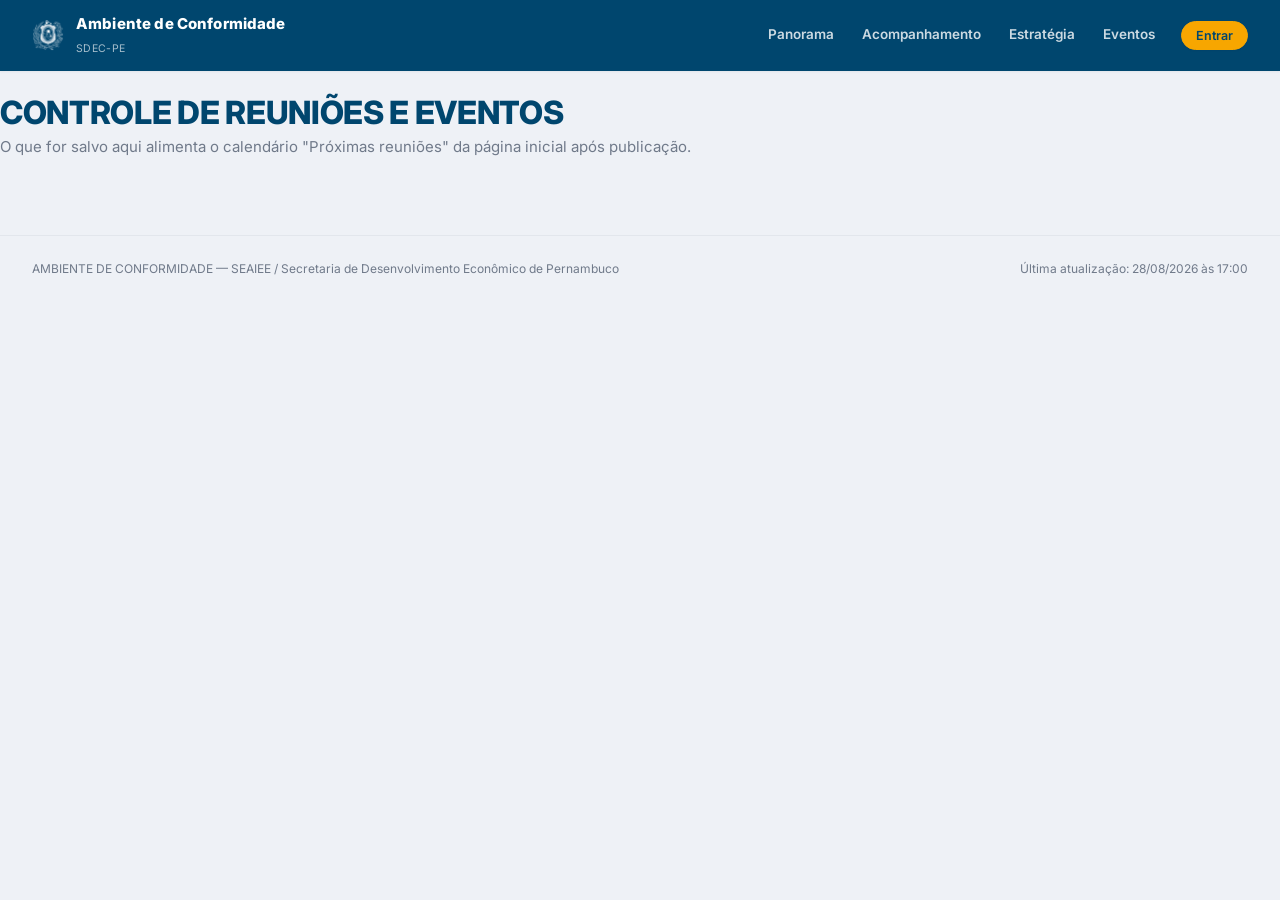
<file: reunioes.html>
<!DOCTYPE html>
<html lang="pt-BR">
<head>
<meta charset="UTF-8">
<meta name="viewport" content="width=device-width, initial-scale=1.0">
<title>Reuniões — Ambiente de Conformidade</title>
<link rel="stylesheet" href="assets/styles.css">
</head>
<body>

<header class="nav" id="site-nav"></header>

<main class="wrap" style="padding:var(--space-6) 0 var(--space-8);">
  <h1 style="text-transform:uppercase;font-size:32px;margin-bottom:4px;">Controle de reuniões e eventos</h1>
  <p class="text-muted">O que for salvo aqui alimenta o calendário "Próximas reuniões" da página inicial após publicação.</p>

  <div id="gate"></div>
  <div id="content" class="hidden"></div>
</main>

<footer class="site-foot" id="site-foot"></footer>
<div class="toast" id="toast"></div>

<script src="assets/data.js"></script>
<script src="assets/data-producao.js"></script>
<script src="assets/common.js"></script>
<script>
renderNav('reunioes');
renderFooter();

var meetings = loadMeetings();
var editingId = null;

function statusTag(s){ return s==='CONCLUÍDA'?'tag-good':s==='CANCELADA'?'tag-neutral':'tag-accent'; }

function renderContent(){
  var sorted = meetings.slice().sort(function(a,b){ return (a.data||'').localeCompare(b.data||''); });
  var html = '<div style="display:flex;justify-content:space-between;align-items:center;margin:var(--space-6) 0 var(--space-4);flex-wrap:wrap;gap:8px;">'
    + '<h2 style="margin:0;text-transform:uppercase;">Reuniões cadastradas</h2>'
    + '<div style="display:flex;gap:8px;"><button class="btn btn-primary" id="btnNew">➕ Nova reunião</button></div>'
    + '</div>';

  html += '<div id="formArea"></div>';

  html += '<div class="table-scroll"><table class="table"><thead><tr><th>Data</th><th>Hora</th><th>Título</th><th>Núcleo</th><th>Local</th><th>Participantes</th><th>Status</th><th></th></tr></thead><tbody>';
  sorted.forEach(function(m){
    html += '<tr><td>'+esc(m.data)+'</td><td>'+esc(m.hora)+'</td><td>'+esc(m.titulo)+'</td><td>'+esc(m.nucleo)+'</td><td>'+esc(m.local)+'</td><td>'+esc(m.participantes)+'</td>'
      + '<td><span class="tag '+statusTag(m.status)+'">'+esc(m.status)+'</span></td>'
      + '<td><button class="iconbtn" data-edit="'+esc(m.id)+'">✎</button><button class="iconbtn del" data-del="'+esc(m.id)+'">🗑</button></td></tr>';
  });
  if(sorted.length===0) html += '<tr><td colspan="8" class="text-muted" style="text-align:center;padding:var(--space-6);">Nenhuma reunião cadastrada.</td></tr>';
  html += '</tbody></table></div>';

  document.getElementById('content').innerHTML = html;
  document.getElementById('btnNew').onclick = function(){ editingId=null; renderForm(); };
  Array.prototype.forEach.call(document.querySelectorAll('[data-edit]'), function(b){ b.onclick=function(){ editingId=b.getAttribute('data-edit'); renderForm(); }; });
  Array.prototype.forEach.call(document.querySelectorAll('[data-del]'), function(b){ b.onclick=function(){
    if(confirm('Remover esta reunião?')){ meetings = meetings.filter(function(m){return m.id!==b.getAttribute('data-del');}); saveMeetings(meetings); renderContent(); showToast('Reunião removida.'); }
  }; });
}

function renderForm(){
  var m = editingId ? meetings.filter(function(x){return x.id===editingId;})[0] : {id:uid(),titulo:'',data:'',hora:'',nucleo:'',local:'',participantes:'',status:'AGENDADA',obs:''};
  var nucleos = DATA.interno.nucleos.map(function(n){return n.nome;});
  var el = document.getElementById('formArea');
  el.innerHTML = '<div class="card blueprint" style="padding:var(--space-4);margin-bottom:var(--space-6);">'
    + '<i class="corner tl"></i><i class="corner tr"></i><i class="corner bl"></i><i class="corner br"></i>'
    + '<div class="card-kicker">'+(editingId?'Editar reunião':'Nova reunião')+'</div>'
    + '<div style="display:grid;grid-template-columns:2fr 1fr 1fr;gap:var(--space-3);margin-top:var(--space-3);">'
    + '<div class="field"><label>Título</label><input class="input" id="fTitulo" value="'+esc(m.titulo)+'"></div>'
    + '<div class="field"><label>Data</label><input class="input" id="fData" type="date" value="'+esc(m.data)+'"></div>'
    + '<div class="field"><label>Hora</label><input class="input" id="fHora" type="time" value="'+esc(m.hora)+'"></div>'
    + '<div class="field"><label>Núcleo</label><select class="input" id="fNucleo"><option value="">—</option>'+nucleos.map(function(n){return '<option '+(n===m.nucleo?'selected':'')+'>'+esc(n)+'</option>';}).join('')+'</select></div>'
    + '<div class="field"><label>Local / link</label><input class="input" id="fLocal" value="'+esc(m.local)+'"></div>'
    + '<div class="field"><label>Status</label><select class="input" id="fStatus"><option '+(m.status==='AGENDADA'?'selected':'')+'>AGENDADA</option><option '+(m.status==='CONCLUÍDA'?'selected':'')+'>CONCLUÍDA</option><option '+(m.status==='CANCELADA'?'selected':'')+'>CANCELADA</option></select></div>'
    + '<div class="field" style="grid-column:1/3;"><label>Participantes</label><input class="input" id="fPart" value="'+esc(m.participantes)+'"></div>'
    + '<div class="field" style="grid-column:1/4;"><label>Observação</label><textarea class="input" id="fObs">'+esc(m.obs)+'</textarea></div>'
    + '</div>'
    + '<div style="display:flex;gap:8px;margin-top:var(--space-3);"><button class="btn btn-primary" id="fSave">Salvar</button><button class="btn btn-secondary" id="fCancel">Cancelar</button></div>'
    + '</div>';
  document.getElementById('fCancel').onclick = function(){ editingId=null; el.innerHTML=''; };
  document.getElementById('fSave').onclick = function(){
    m.titulo = document.getElementById('fTitulo').value.trim();
    m.data = document.getElementById('fData').value;
    m.hora = document.getElementById('fHora').value;
    m.nucleo = document.getElementById('fNucleo').value;
    m.local = document.getElementById('fLocal').value.trim();
    m.status = document.getElementById('fStatus').value;
    m.participantes = document.getElementById('fPart').value.trim();
    m.obs = document.getElementById('fObs').value.trim();
    if(!m.titulo || !m.data){ alert('Preencha ao menos título e data.'); return; }
    if(editingId){ meetings = meetings.map(function(x){ return x.id===editingId ? m : x; }); }
    else { meetings.push(m); }
    saveMeetings(meetings); editingId=null; renderContent(); showToast('Reunião salva.');
  };
}

lockGate('gate', function(){
  document.getElementById('content').classList.remove('hidden');
  renderContent();
});
</script>
</body>
</html>
</file>
<file: assets/styles.css>
/* ============================================================
   Ambiente de Conformidade — SEAIEE / SDEC-PE
   Design inspirado no FarolPE: navy + laranja, fundo claro,
   cards brancos arredondados com sombra, layout amplo.
   ============================================================ */
@import url('https://fonts.googleapis.com/css2?family=Inter:wght@400;500;600;700;800&display=swap');

:root {
  --color-bg: #eef1f6;
  --color-block: #ffffff;
  --color-surface: #f4f6f9;
  --color-text: #16212e;
  --color-navy: #00466e;
  --color-navy-2: #013654;
  --color-accent: #2f6fb0;
  --color-gold: #f7a600;
  --color-divider: #e2e6ec;

  --color-neutral-100: #f7f8fa; --color-neutral-200: #eef0f4; --color-neutral-300: #dde1e8;
  --color-neutral-400: #c3c9d3; --color-neutral-500: #9aa3b2; --color-neutral-600: #707a8a;
  --color-neutral-700: #545e6e; --color-neutral-800: #37404e; --color-neutral-900: #1b2330;

  --color-accent-100: #eaf2fb; --color-accent-800: #163862; --color-accent-900: #0d2440;

  --color-good: #1f8a53; --color-good-bg: #e4f5ec;
  --color-warn: #b9770c; --color-warn-bg: #fbeed9;
  --color-bad: #c13f31;  --color-bad-bg: #fbe6e2;

  --font-heading: "Inter", system-ui, -apple-system, sans-serif;
  --font-heading-weight: 800;
  --font-body: "Inter", system-ui, -apple-system, sans-serif;

  --space-1: 4px; --space-2: 8px; --space-3: 12px; --space-4: 16px;
  --space-6: 24px; --space-8: 32px;

  --radius-sm: 6px; --radius-md: 10px; --radius-lg: 16px; --radius-pill: 999px;

  --shadow-sm: 0 1px 2px rgba(13,36,64,.06);
  --shadow-md: 0 6px 18px rgba(13,36,64,.08);
  --shadow-lg: 0 16px 40px rgba(13,36,64,.16);
}

*, *::before, *::after { box-sizing: border-box; }
html { scroll-behavior: smooth; }
body { margin: 0; font-size: 15px; line-height: 1.55; font-weight: 400; background: var(--color-bg); color: var(--color-text); font-family: var(--font-body); }
h1, h2, h3, h4, h5, h6 { font-family: var(--font-heading); font-weight: var(--font-heading-weight); line-height: 1.15; letter-spacing: -0.01em; margin: 0 0 var(--space-2); color: var(--color-navy); }
h1 { font-size: 40px; } h2 { font-size: 28px; } h3 { font-size: 21px; } h4 { font-size: 18px; } h5 { font-size: 15px; }
h6 { font-size: 12px; letter-spacing: 0.08em; text-transform: uppercase; }
p { margin: 0 0 var(--space-3); }
a { color: var(--color-accent); text-underline-offset: 3px; }
img { display: block; max-width: 100%; }
.text-muted { color: var(--color-neutral-600); }
:focus { outline: none; }
:focus-visible { outline: 2px solid var(--color-accent); outline-offset: 2px; }
.wrap { max-width: 1480px; margin: 0 auto; padding-left: var(--space-8); padding-right: var(--space-8); }
@media (max-width: 900px) { .wrap { padding-left: var(--space-6); padding-right: var(--space-6); } }
.hr { height: 1px; border: 0; margin: var(--space-4) 0; background: var(--color-divider); }
.hidden { display: none !important; }

/* — blueprint (legado, neutralizado): card já tem sombra própria — */
.blueprint { border-radius: var(--radius-lg); }
.blueprint > .corner, .blueprint > .corner::before, .blueprint > .corner::after { display: none; }

.duotone { position: relative; overflow: hidden; background: var(--color-navy); border-radius: var(--radius-lg); }
.duotone img { width: 100%; height: 100%; object-fit: cover; filter: grayscale(1) contrast(1.05); }
.duotone::after { content: ""; position: absolute; inset: 0; pointer-events: none; background: var(--color-accent); mix-blend-mode: color; opacity: .85; }
.duotone.no-image { background: linear-gradient(135deg, var(--color-navy-2), var(--color-navy)); }

/* — buttons — */
.btn { display: inline-flex; align-items: center; justify-content: center; gap: 6px; cursor: pointer; text-decoration: none;
  font-family: var(--font-body); font-weight: 600; font-size: 14px; line-height: 1.2; color: var(--color-navy);
  background: var(--color-block); border: 1px solid var(--color-divider); padding: 10px 18px; border-radius: var(--radius-pill);
  box-shadow: var(--shadow-sm); transition: transform .08s ease, box-shadow .15s ease; }
.btn:hover { box-shadow: var(--shadow-md); }
.btn:active { transform: translateY(1px); }
.btn:disabled { opacity: 0.5; cursor: not-allowed; box-shadow: none; }
.btn-primary { background: var(--color-navy); color: #fff; border-color: var(--color-navy); }
.btn-primary:hover { background: var(--color-navy-2); }
.btn-secondary { background: var(--color-block); color: var(--color-navy); }
.btn-ghost { color: var(--color-accent); background: transparent; border-color: transparent; box-shadow: none; padding-inline: 6px; }
.btn-ghost:hover { background: var(--color-accent-100); box-shadow: none; }
.btn-block { width: 100%; margin-top: var(--space-2); }
.btn-danger { color: var(--color-bad); border-color: var(--color-bad-bg); background: var(--color-bad-bg); }
.btn-danger:hover { background: #f6d5cf; }
.btn.small { font-size: 12.5px; padding: 6px 14px; }

/* — forms — */
.field > label { display: block; font-size: 12.5px; margin-bottom: 5px; color: var(--color-neutral-700); font-weight: 600; }
.input, select.input, textarea.input {
  width: 100%; min-height: 40px; padding: 8px 12px; font: inherit; font-size: 14px; color: var(--color-text);
  caret-color: var(--color-accent); background: var(--color-surface); border: 1px solid var(--color-divider); border-radius: var(--radius-sm); }
.input:hover { border-color: var(--color-neutral-400); }
.input:focus-visible { border-color: var(--color-accent); outline-offset: 0; }
textarea.input { min-height: 80px; resize: vertical; }
.seg { display: inline-flex; gap: 8px; flex-wrap: wrap; }
.seg-opt { display: inline-flex; align-items: center; gap: 6px; padding: 9px 20px; font-size: 13.5px; font-weight: 600; cursor: pointer;
  border: 1px solid var(--color-divider); border-radius: var(--radius-pill); background: var(--color-block); color: var(--color-navy); }
.seg-opt input { position: absolute; opacity: 0; width: 0; height: 0; pointer-events: none; }
.seg-opt:has(input:checked) { background: var(--color-navy); color: #fff; border-color: var(--color-navy); }
.seg-opt:not(:has(input:checked)):hover { background: var(--color-neutral-100); }
.switch { position:relative;width:38px;height:20px;background:var(--color-neutral-400);border-radius:12px;cursor:pointer;transition:.2s;flex:none; }
.switch.on { background: var(--color-accent); }
.switch .knob { position:absolute;top:2px;left:2px;width:16px;height:16px;background:#fff;border-radius:50%;transition:.2s; }
.switch.on .knob { left:20px; }

/* — cards — */
.card { display: flex; flex-direction: column; gap: var(--space-2); padding: var(--space-4); border-radius: var(--radius-lg); background: var(--color-block); border: 1px solid var(--color-divider); box-shadow: var(--shadow-sm); }
.card-kicker { font-size: 11px; letter-spacing: 0.08em; text-transform: uppercase; color: var(--color-gold); font-weight: 700; }
.card-title { font-family: var(--font-heading); font-weight: 700; font-size: 17px; line-height: 1.25; color: var(--color-navy); }
.card-body { margin: 0; font-size: 13.5px; color: var(--color-neutral-700); flex: 1; }
.card-meta { font-size: 12px; color: var(--color-neutral-600); font-weight: 600; }
.elev-sm { box-shadow: var(--shadow-sm); } .elev-md { box-shadow: var(--shadow-md); } .elev-lg { box-shadow: var(--shadow-lg); }

/* — tags / status badges — */
.tag { display: inline-flex; align-items: center; font-size: 11.5px; letter-spacing: 0.01em; padding: 4px 12px; border-radius: var(--radius-pill); white-space: nowrap; font-weight: 700; }
.tag-accent { background: var(--color-accent-100); color: var(--color-accent); }
.tag-neutral { background: var(--color-neutral-200); color: var(--color-neutral-700); }
.tag-outline { border: 1px solid var(--color-accent); color: var(--color-accent); background: #fff; }
.tag-good { background: var(--color-good-bg); color: var(--color-good); }
.tag-warn { background: var(--color-warn-bg); color: var(--color-warn); }
.tag-bad  { background: var(--color-bad-bg); color: var(--color-bad); }

/* — navigation — */
.nav { display: flex; align-items: center; gap: var(--space-4); padding: var(--space-3) var(--space-8); background: var(--color-navy); position: sticky; top: 0; z-index: 100; box-shadow: var(--shadow-sm); transition: background .25s ease, box-shadow .25s ease; }
@media (max-width: 900px) { .nav { padding: var(--space-3) var(--space-4); gap: var(--space-3); } }
.nav-brand { display: flex; align-items: center; gap: var(--space-3); margin-right: auto; min-width: 0; text-decoration: none; color: #fff; }
.nav-brand img { height: 32px; width: 32px; flex: none; }
.nav-brand .t1 { font-family: var(--font-heading); font-weight: 800; font-size: 15px; letter-spacing: .01em; line-height: 1.2; color: #fff; white-space: nowrap; }
.nav-brand .t2 { font-size: 10.5px; letter-spacing: .03em; color: rgba(255,255,255,.65); }
.nav-links { display: flex; align-items: center; gap: var(--space-6); }
.nav a.navlink { color: rgba(255,255,255,.8); text-decoration: none; font-size: 13.5px; font-weight: 600; padding: 8px 2px; border-bottom: 2px solid transparent; white-space: nowrap; }
.nav a.navlink:hover, .nav a.navlink.active { color: #fff; border-bottom-color: var(--color-gold); }
.nav .btn-primary { background: var(--color-gold); border-color: var(--color-gold); color: var(--color-navy); }
.nav .btn-primary:hover { background: #dd9300; }
.nav .btn-secondary { background: rgba(255,255,255,.1); color: #fff; border-color: rgba(255,255,255,.2); box-shadow: none; }
.nav .btn-secondary:hover { background: rgba(255,255,255,.18); }

/* nav-overlay: variante transparente usada sobre a hero da home; vira sólida ao rolar */
.nav-overlay { position: fixed; top: 0; left: 0; right: 0; background: transparent; box-shadow: none; }
.nav-overlay.nav-solid { background: var(--color-navy); box-shadow: var(--shadow-sm); }

/* hamburger (mobile) */
.nav-burger { display: none; flex-direction: column; justify-content: center; gap: 4px; width: 36px; height: 36px; border: none; background: transparent; cursor: pointer; padding: 0; flex: none; margin-left: var(--space-2); }
.nav-burger span { display: block; height: 2px; width: 22px; background: #fff; border-radius: 2px; }
@media (max-width: 900px) {
  .nav-burger { display: flex; }
  .nav-links {
    position: absolute; top: 100%; left: 0; right: 0; z-index: 1;
    flex-direction: column; align-items: flex-start; gap: var(--space-1);
    background: var(--color-navy); padding: 0 var(--space-4);
    max-height: 0; overflow: hidden; box-shadow: var(--shadow-md);
    transition: max-height .25s ease, padding .25s ease;
  }
  .nav.nav-open .nav-links { max-height: 70vh; padding: var(--space-3) var(--space-4) var(--space-5); overflow-y: auto; }
  .nav a.navlink { padding: 10px 0; width: 100%; }
  .nav-links .btn { width: 100%; margin-top: var(--space-2); }
}
@media (max-width: 400px) {
  .nav-brand .t1 { font-size: 13px; }
  .nav-brand .t2 { font-size: 9.5px; }
  .nav-brand img { height: 28px; width: 28px; }
}

/* — tables — */
.table-scroll { overflow-x: auto; border: 1px solid var(--color-divider); border-radius: var(--radius-lg); background: var(--color-block); }
.table { width: 100%; border-collapse: collapse; font-size: 13.5px; min-width: 720px; }
.table th { text-align: left; font-size: 10.5px; letter-spacing: 0.06em; text-transform: uppercase; color: var(--color-neutral-600); padding: var(--space-3); border-bottom: 1px solid var(--color-divider); white-space: nowrap; position: sticky; top: 0; background: var(--color-neutral-100); }
.table td { padding: var(--space-2) var(--space-3); border-bottom: 1px solid var(--color-neutral-200); vertical-align: top; }
.table tbody tr:hover { background: var(--color-neutral-100); }
.table input, .table select { width:100%; border:1px solid transparent; background:transparent; padding:4px 5px; font-size:12.5px; font-family:inherit; border-radius:4px; }
.table input:hover, .table select:hover { border-color: var(--color-divider); background: var(--color-surface); }
.table input:focus, .table select:focus { border-color: var(--color-accent); background: var(--color-surface); outline: none; }

/* — kpi / stats — */
.kpi-row { display: grid; grid-template-columns: repeat(auto-fit, minmax(160px, 1fr)); gap: var(--space-4); margin-bottom: var(--space-6); }
.kpi { padding: var(--space-4); border-radius: var(--radius-lg); border: 1px solid var(--color-divider); background: var(--color-block); box-shadow: var(--shadow-sm); position: relative; }
.kpi .n { font-family: var(--font-heading); font-weight: 800; font-size: 32px; font-variant-numeric: tabular-nums; color: var(--color-navy); }
.kpi .l { font-size: 11.5px; text-transform: uppercase; letter-spacing: .04em; color: var(--color-neutral-600); margin-top: 2px; font-weight: 600; }
.kpi.good .n { color: var(--color-good); } .kpi.warn .n { color: var(--color-gold); } .kpi.bad .n { color: var(--color-bad); }

/* — hero institucional (full-bleed, 100vh) — */
.hero-cover { position: relative; min-height: 100vh; display: flex; flex-direction: column; align-items: flex-start; justify-content: center;
  overflow: hidden; background: linear-gradient(160deg, var(--color-navy-2), var(--color-navy)); text-align: left; }
.hero-cover .hero-bg { position: absolute; inset: 0; width: 100%; height: 100%; object-fit: cover; z-index: 0; }
.hero-cover.no-image .hero-bg { display: none; }
.hero-cover .hero-scrim { position: absolute; inset: 0; z-index: 1;
  background: linear-gradient(180deg, rgba(0,25,40,.78) 0%, rgba(0,38,58,.82) 45%, rgba(0,20,32,.92) 100%); }
.hero-cover-content { position: relative; z-index: 2; max-width: 720px; padding: var(--space-8); padding-top: 90px; display: flex; flex-direction: column; align-items: flex-start; }
@media (max-width: 900px) { .hero-cover-content { padding-left: var(--space-6); padding-right: var(--space-6); } }
.hero-eyebrow { color: rgba(255,255,255,.75); font-size: 12.5px; font-weight: 700; letter-spacing: .12em; text-transform: uppercase; margin-bottom: var(--space-6); }
.hero-cover h1 { color: #fff; font-size: 58px; line-height: 1.08; margin: 0 0 var(--space-4); letter-spacing: -0.015em; }
.hero-cover h1 span { display: block; }
.hero-cover p.lede { color: rgba(255,255,255,.82); font-size: 19px; line-height: 1.6; max-width: 560px; margin: 0 0 var(--space-8); font-weight: 400; }
.hero-cta { background: var(--color-gold); border-color: var(--color-gold); color: var(--color-navy); font-size: 15px; padding: 13px 26px; }
.hero-cta:hover { background: #ffb520; }
.scroll-cue { position: absolute; left: 50%; bottom: var(--space-8); transform: translateX(-50%); z-index: 2;
  display: flex; flex-direction: column; align-items: center; gap: 6px; text-decoration: none;
  color: rgba(255,255,255,.72); font-size: 11.5px; font-weight: 600; letter-spacing: .05em; text-transform: uppercase; }
.scroll-cue:hover { color: #fff; }
.scroll-cue .chev { animation: scrollBounce 2s ease-in-out infinite; }
@keyframes scrollBounce { 0%,100%{ transform: translateY(0); } 50%{ transform: translateY(6px); } }

@keyframes heroIn { from { opacity: 0; transform: translateY(14px); } to { opacity: 1; transform: translateY(0); } }
.hero-anim { opacity: 0; animation: heroIn .7s ease forwards; }
.hero-anim.d1 { animation-delay: .05s; }
.hero-anim.d2 { animation-delay: .18s; }
.hero-anim.d3 { animation-delay: .32s; }
.hero-anim.d4 { animation-delay: .48s; }
@media (prefers-reduced-motion: reduce) {
  .hero-anim { opacity: 1; animation: none; }
  .scroll-cue .chev { animation: none; }
}

@media (max-width: 760px) {
  .hero-cover h1 { font-size: 36px; }
  .hero-cover p.lede { font-size: 16px; }
  .hero-cover-content { padding-top: var(--space-6); padding-bottom: var(--space-6); }
}
@media (max-width: 420px) {
  .hero-cover h1 { font-size: 30px; }
}

/* — panorama (segunda seção) — */
.panorama-section { background: var(--color-bg); padding: var(--space-8) 0 96px; }
.panorama-head { text-align: center; max-width: 640px; margin: 0 auto var(--space-8); }
.panorama-head .card-kicker { justify-content: center; display: flex; }
.panorama-head h2 { font-size: 32px; }
.panorama-head p { color: var(--color-neutral-700); font-size: 15.5px; }

.stat-strip { display: flex; flex-wrap: wrap; justify-content: center; gap: 0; margin: 0 auto var(--space-8); max-width: 980px;
  border-top: 1px solid var(--color-divider); border-bottom: 1px solid var(--color-divider); }
.stat-strip .stat { flex: 1 1 140px; text-align: center; padding: var(--space-4) var(--space-3);
  border-left: 1px solid var(--color-divider); }
.stat-strip .stat:first-child { border-left: none; }
.stat-strip .stat .n { font-family: var(--font-heading); font-weight: 800; font-size: 30px; font-variant-numeric: tabular-nums; color: var(--color-navy); line-height: 1.1; }
.stat-strip .stat.good .n { color: var(--color-good); }
.stat-strip .stat.warn .n { color: var(--color-gold); }
.stat-strip .stat.bad .n { color: var(--color-bad); }
.stat-strip .stat .l { font-size: 11px; text-transform: uppercase; letter-spacing: .05em; color: var(--color-neutral-600); font-weight: 600; margin-top: 3px; }
@media (max-width: 720px) {
  .stat-strip { border: none; }
  .stat-strip .stat { flex: 1 1 45%; border-left: none; border-bottom: 1px solid var(--color-divider); padding: var(--space-3); }
}

.panorama-grid { display: grid; grid-template-columns: repeat(2, 1fr); gap: var(--space-6); }
@media (max-width: 900px) { .panorama-grid { grid-template-columns: 1fr; } }
.panorama-panel { padding: var(--space-6); }
.panorama-panel .card-kicker { margin-bottom: var(--space-3); }
.panorama-panel-wide { grid-column: 1 / -1; }

.bar-fill { height: 100%; width: 0; background: var(--color-accent); transition: width 1s cubic-bezier(.2,.7,.2,1); }
.bar-fill.gold { background: var(--color-gold); }
.bar-fill.bad { background: var(--color-bad); }

.reveal { opacity: 0; transform: translateY(16px); transition: opacity .6s ease, transform .6s ease; }
.reveal.in-view { opacity: 1; transform: translateY(0); }
@media (prefers-reduced-motion: reduce) { .reveal { opacity: 1; transform: none; transition: none; } }

/* — grids responsivos — */
.grid2 { display: grid; grid-template-columns: 1.1fr 0.9fr; }
.grid3 { display: grid; grid-template-columns: repeat(3, 1fr); }
.form-grid-title { display: grid; grid-template-columns: 2fr 1fr 1fr; }
.form-grid-3 { display: grid; grid-template-columns: repeat(3, 1fr); }
@media (max-width: 780px) {
  .grid2, .grid3, .form-grid-title, .form-grid-3 { grid-template-columns: 1fr !important; }
}
@media (max-width: 1080px) {
  .grid3 { grid-template-columns: repeat(2, 1fr); }
}

/* — calendar / agenda — */
.agenda-item { display: grid; grid-template-columns: 64px 1fr auto; gap: var(--space-4); align-items: center; padding: var(--space-3) 0; border-bottom: 1px solid var(--color-divider); }
.agenda-item:last-child { border-bottom: none; }
.agenda-date { text-align: center; background: var(--color-neutral-100); border-radius: var(--radius-md); padding: var(--space-2) 0; }
.agenda-date .d { font-family: var(--font-heading); font-weight: 800; font-size: 20px; line-height: 1; color: var(--color-navy); }
.agenda-date .m { font-size: 10px; text-transform: uppercase; letter-spacing: .05em; color: var(--color-gold); font-weight: 700; }
.agenda-title { font-weight: 700; color: var(--color-navy); }
.agenda-meta { font-size: 12px; color: var(--color-neutral-600); margin-top: 2px; }

/* — locked panel — */
.locked-wrap { max-width: 420px; margin: var(--space-8) auto; }

/* — footer — */
footer.site-foot { border-top: 1px solid var(--color-divider); padding: var(--space-6) var(--space-8); margin-top: var(--space-8); }
footer.site-foot .wrap { display: flex; justify-content: space-between; align-items: center; flex-wrap: wrap; gap: var(--space-3); font-size: 12px; color: var(--color-neutral-600); padding: 0; }

.toast { position: fixed; bottom: 20px; right: 20px; max-width: 360px; background: var(--color-navy); color: #fff; padding: 12px 18px; font-size: 13px; border-radius: var(--radius-md); box-shadow: var(--shadow-lg); opacity: 0; transform: translateY(10px); transition: .25s; z-index: 999; }
.toast.show { opacity: 1; transform: translateY(0); }

.filters { display:flex;gap:8px;flex-wrap:wrap;margin-bottom:var(--space-4);border:1px solid var(--color-divider);padding:var(--space-3);align-items:center;background:var(--color-block);border-radius: var(--radius-lg); }
.filters input[type=text], .filters select { padding:8px 12px;border:1px solid var(--color-divider);font-size:12.5px;background:var(--color-surface);border-radius:var(--radius-sm); }
.filters input[type=text] { flex:1;min-width:180px; }

.nucleo { border: 1px solid var(--color-divider); border-radius: var(--radius-lg); margin-bottom: var(--space-4); overflow: hidden; box-shadow: var(--shadow-sm); }
.nucleo-head { background: var(--color-navy); color: #fff; padding: var(--space-3) var(--space-4); display: flex; align-items: center; gap: var(--space-4); cursor: pointer; flex-wrap: wrap; }
.nucleo-head .title { font-family: var(--font-heading); font-weight: 700; font-size: 15px; flex: 1; }
.nucleo-head .chev { transition: .2s; } .nucleo-head.collapsed .chev { transform: rotate(-90deg); }
.nucleo-progress { width: 100px; height: 7px; background: rgba(255,255,255,.2); border-radius: var(--radius-pill); flex: none; overflow: hidden; }
.nucleo-progress .fill { height: 100%; background: var(--color-gold); }
.nucleo-body { padding: var(--space-4); background: var(--color-block); }
.acao-block { margin-bottom: var(--space-4); border-left: 3px solid var(--color-gold); padding-left: var(--space-3); }
.acao-head { display:flex;align-items:center;gap:8px;margin-bottom:6px;flex-wrap:wrap; }
.acao-head .num { background: var(--color-navy); color:#fff;font-size:11px;font-weight:700;padding:3px 10px;border-radius:var(--radius-pill); }
.acao-head .nm { font-weight:700;font-size:14px;color:var(--color-navy); }
.acao-meta { font-size:11.5px;color:var(--color-neutral-600);margin-bottom:8px; }
.iconbtn { border:none;background:transparent;cursor:pointer;font-size:14px;padding:4px 7px;border-radius:6px;color:var(--color-neutral-600); }
.iconbtn:hover { background: var(--color-neutral-200); }
.iconbtn.del:hover { background: var(--color-bad-bg); color: var(--color-bad); }
tr.sub-row td:first-child { padding-left: 20px; }
.drag-handle { cursor: grab; user-select: none; touch-action: none; }
.drag-handle:active { cursor: grabbing; }
[data-drag-type].dragging { opacity: .35; }
[data-drag-type].drag-over-before { box-shadow: inset 0 2px 0 var(--color-accent); }
[data-drag-type].drag-over-after { box-shadow: inset 0 -2px 0 var(--color-accent); }
.readonly-note { background: var(--color-accent-100); border: 1px solid var(--color-accent); color: var(--color-accent-800); padding: var(--space-3) var(--space-4); border-radius: var(--radius-md); font-size: 12.5px; margin-bottom: var(--space-4); display:flex; gap:8px; align-items:center; }

/* — rascunho não publicado — */
.draft-banner { display:flex; align-items:center; justify-content:space-between; gap: var(--space-4); flex-wrap: wrap;
  background: var(--color-warn-bg); border: 1px solid #f0c987; color: #6b4a08; padding: var(--space-3) var(--space-4);
  border-radius: var(--radius-md); margin-bottom: var(--space-4); font-size: 13px; }

/* — modal (token de publicação) — */
.modal-backdrop { position: fixed; inset: 0; background: rgba(13,36,64,.55); display: flex; align-items: center; justify-content: center; z-index: 1000; padding: var(--space-4); }
.modal-card { width: min(480px, 100%); }

@media print {
  .nav, .filters, .toast, footer.site-foot, .iconbtn, .no-print { display: none !important; }
}
</file>
